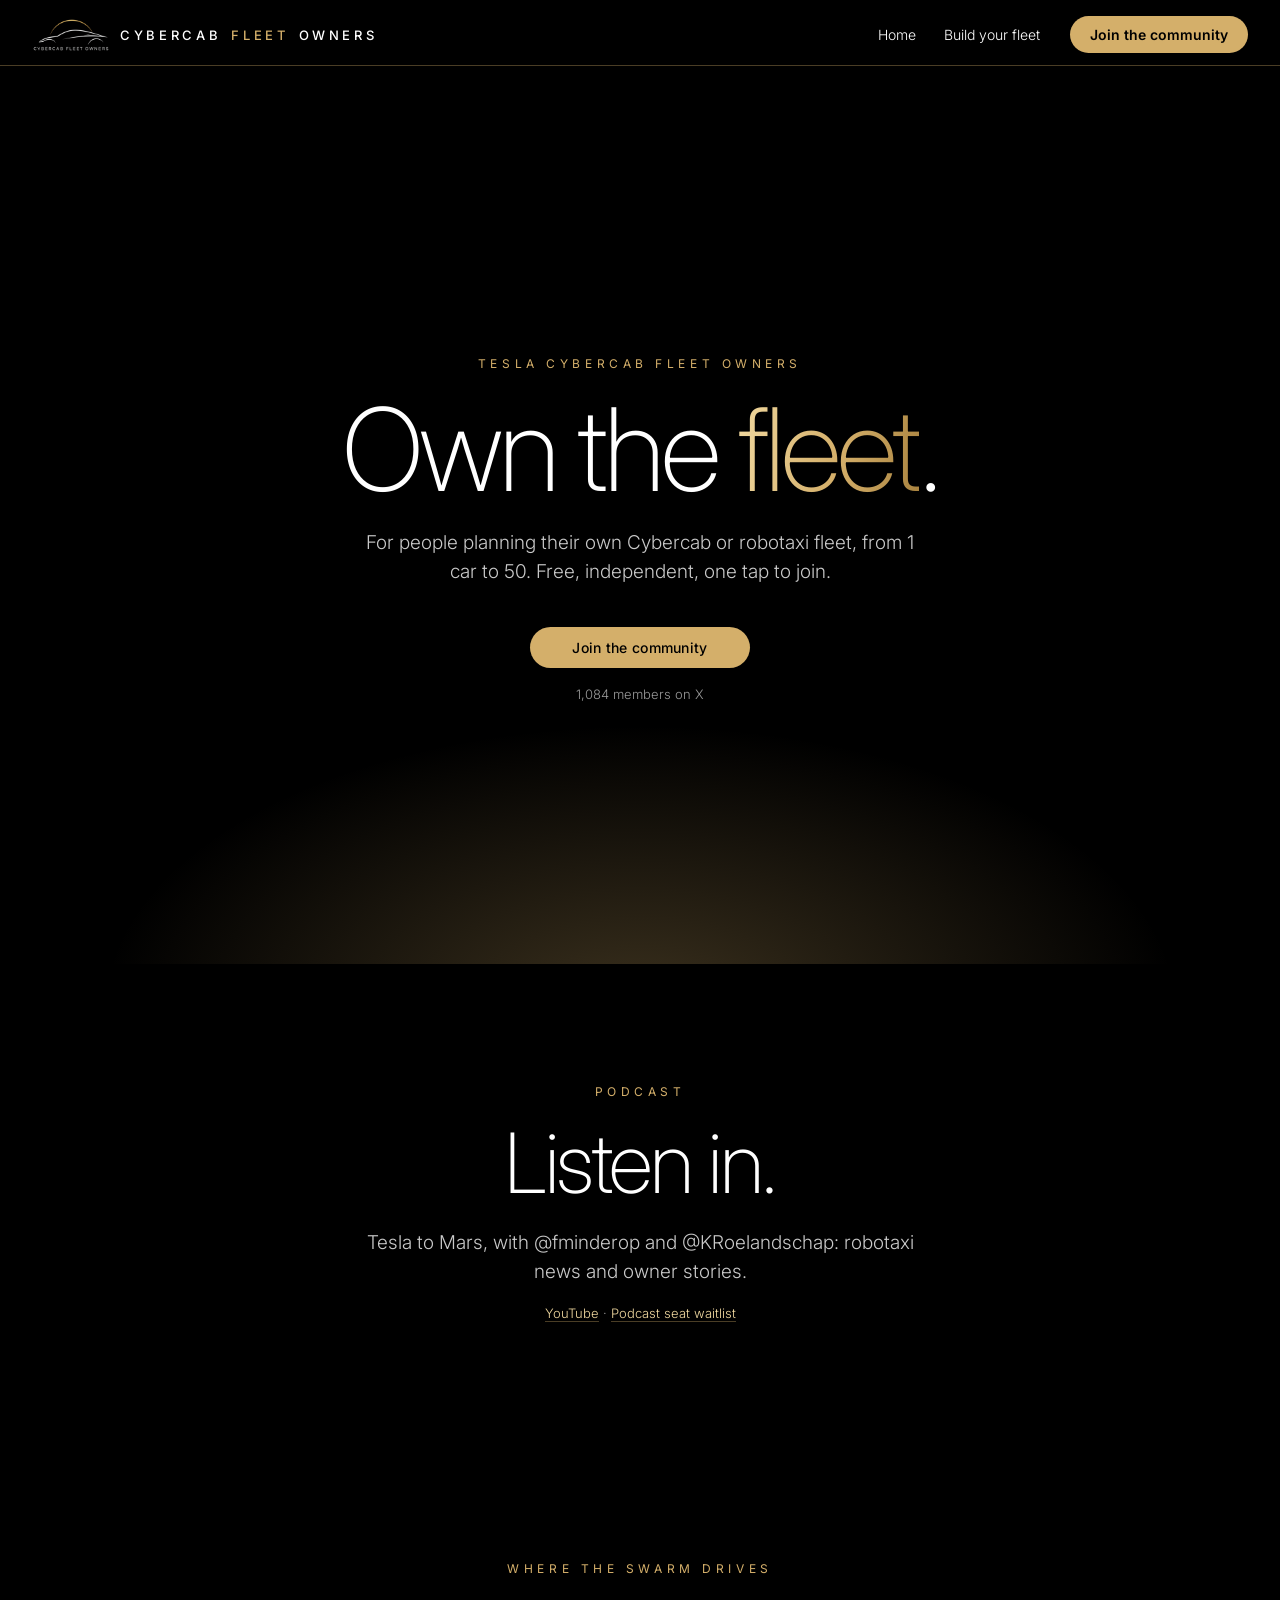
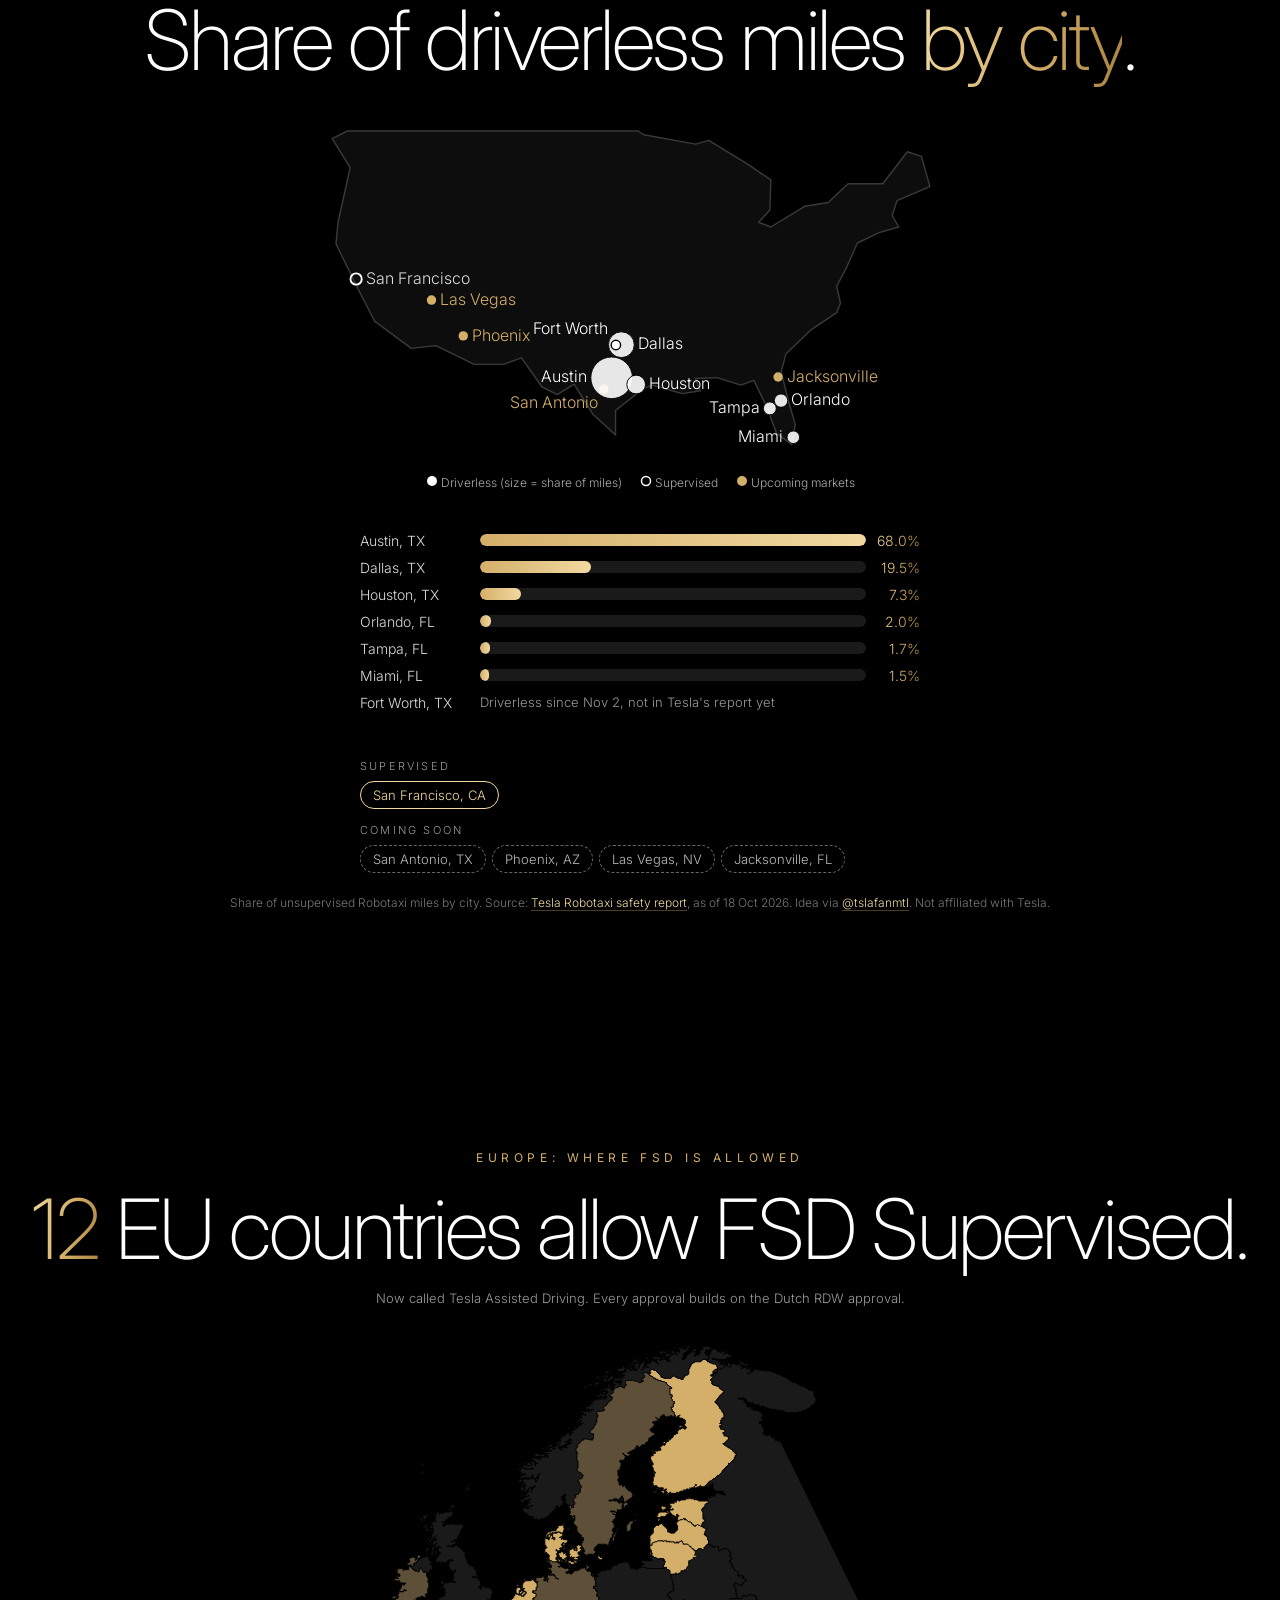
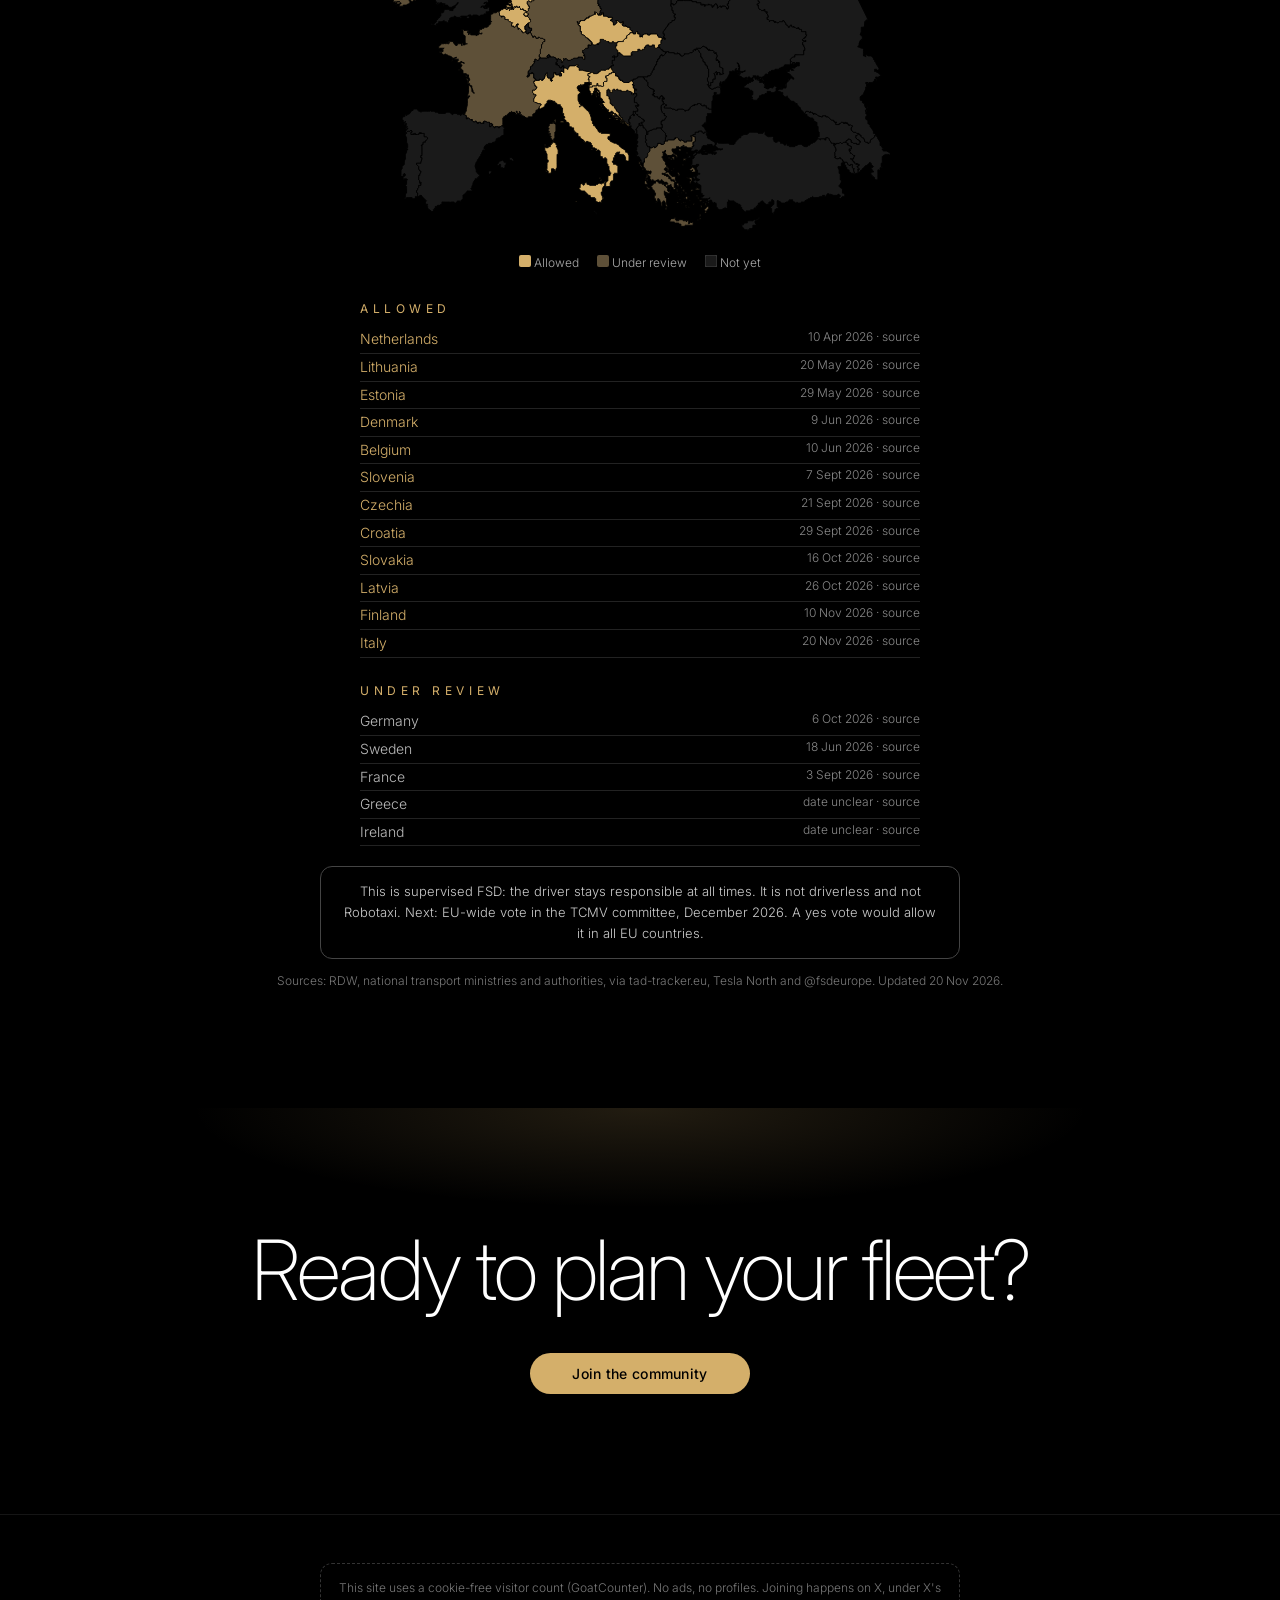
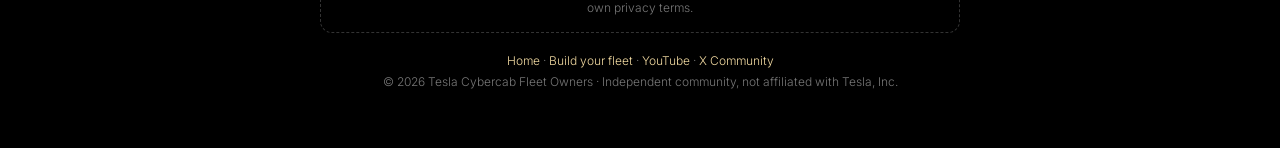
<file: index.html>
<!doctype html>
<html lang="en">
<head>
<meta charset="utf-8">
<meta name="viewport" content="width=device-width,initial-scale=1">
<title>Cybercab Fleet Owners · Own the fleet</title>
<meta name="description" content="Independent X community for people planning their own Cybercab or robotaxi fleet. 1,084 members comparing cities, costs and timelines. One tap to join.">
<link rel="canonical" href="https://cybercabfleetowners.com/">
<meta name="theme-color" content="#000000">
<meta property="og:type" content="website">
<meta property="og:url" content="https://cybercabfleetowners.com/">
<meta property="og:site_name" content="Cybercab Fleet Owners">
<meta property="og:title" content="Cybercab Fleet Owners · Own the fleet">
<meta property="og:description" content="Independent X community for people planning their own Cybercab or robotaxi fleet. 1,084 members comparing cities, costs and timelines. One tap to join.">
<meta property="og:image" content="https://cybercabfleetowners.com/og.png">
<meta name="twitter:card" content="summary_large_image">
<meta name="twitter:site" content="@fminderop">
<meta name="twitter:title" content="Cybercab Fleet Owners · Own the fleet">
<meta name="twitter:description" content="Independent X community for people planning their own Cybercab or robotaxi fleet. 1,084 members comparing cities, costs and timelines. One tap to join.">
<meta name="twitter:image" content="https://cybercabfleetowners.com/og.png">
<link rel="preconnect" href="https://fonts.googleapis.com">
<link rel="preconnect" href="https://fonts.gstatic.com" crossorigin>
<link href="https://fonts.googleapis.com/css2?family=Inter:wght@200;300;400;500&display=swap" rel="stylesheet">
<link rel="icon" type="image/png" sizes="32x32" href="/img/favicon-32.png">
<link rel="apple-touch-icon" sizes="180x180" href="/img/apple-touch-icon-180.png">
<link rel="stylesheet" href="/cfo.css">
<link rel="stylesheet" href="/nav.css">
<script src="/ref.js"></script>
<script data-goatcounter="https://cybercabfleetowners.goatcounter.com/count" async src="//gc.zgo.at/count.js"></script>
<script type="application/ld+json">{"@context":"https://schema.org","@type":"Organization","name":"Tesla Cybercab Fleet Owners","url":"https://cybercabfleetowners.com/","sameAs":["https://x.com/i/communities/1912893645050511710","https://www.youtube.com/@CybercabFleetOwners"]}</script>
</head>
<body class="cfn-pad">
<nav id="cfn" class="cfn" aria-label="Main"><a class="brand" href="/"><img src="/img/logo-mark-wide.png" alt="Cybercab Fleet Owners logo">Cybercab <b>Fleet</b> Owners</a><button class="burger" type="button" aria-expanded="false" aria-controls="cfmenu" aria-label="Menu"><span></span><span></span><span></span></button><div class="links" id="cfmenu"><ul class="mnu"><li class="top"><a href="/">Home</a></li><li class="top"><a href="/fleet.html">Build your fleet</a></li></ul><a data-goatcounter-click="join-community" class="cta" href="https://x.com/i/communities/1912893645050511710" target="_blank" rel="noopener">Join the community</a></div></nav>


<section class="snap hero" id="top">
  <div class="content">
    <div class="kicker fade">Tesla Cybercab Fleet Owners</div>
    <h1 class="fade">Own the <span class="gold">fleet</span>.</h1>
    <p class="sub fade" style="margin-left:auto;margin-right:auto">For people planning their own Cybercab or robotaxi fleet, from 1 car to 50. Free, independent, one tap to join.</p>
    <div class="btns fade">
      <a data-goatcounter-click="join-community" class="pill g" href="https://x.com/i/communities/1912893645050511710" target="_blank" rel="noopener">Join the community</a>
    </div>
    <p class="small fade">1,084 members on X</p>
  </div>
</section>

<section class="snap auto" id="watch">
  <div class="kicker fade">Podcast</div>
  <h2 class="fade">Listen in.</h2>
  <p class="sub fade" style="margin-left:auto;margin-right:auto">Tesla to Mars, with @fminderop and @KRoelandschap: robotaxi news and owner stories.</p>
  <p class="small fade"><a href="https://www.youtube.com/@teslatomars" target="_blank" rel="noopener">YouTube</a>
    · <a href="https://3fisac-jy.myshopify.com/products/podcast-seat-waitlist?utm_source=cybercabfleetowners&amp;utm_medium=website&amp;utm_campaign=waitlists" target="_blank" rel="noopener">Podcast seat waitlist</a></p>
</section>


<section class="snap auto" id="cities">
  <div class="kicker fade">Where the swarm drives</div>
  <h2 class="fade">Share of driverless miles <span class="gold">by city</span>.</h2>
  <div class="fade" style="max-width:640px;width:100%;margin:32px auto 0">
    <svg id="cs-map" viewBox="-10 -10 680 370" width="100%" role="img" aria-label="Map of Robotaxi cities in the US"><polygon points="3,15 22,46 9,105 7,127 29,172 48,209 87,238 113,235 154,255 185,255 204,248 226,279 242,287 260,276 280,308 304,330 304,304 333,281 343,277 375,286 394,283 389,270 412,269 437,277 451,272 465,301 475,328 491,340 495,319 488,295 480,263 485,244 512,218 539,200 543,190 539,172 549,153 561,126 584,115 605,109 598,97 603,81 638,66 629,34 614,29 588,63 551,63 530,83 505,87 469,109 456,104 468,91 469,59 444,42 403,17 389,21 334,11 328,7 19,7" fill="#0d0d0d" stroke="#3a3a3a" stroke-width="1.5" stroke-linejoin="round"/><g id="cs-pins"></g></svg>
    <div style="display:flex;gap:18px;justify-content:center;flex-wrap:wrap;font-size:12px;color:#aaa;margin-top:8px"><span><svg width="12" height="12"><circle cx="6" cy="6" r="5" fill="#fff"/></svg> Driverless (size = share of miles)</span><span><svg width="12" height="12"><circle cx="6" cy="6" r="4.5" fill="none" stroke="#fff" stroke-width="1.5"/></svg> Supervised</span><span><svg width="12" height="12"><circle cx="6" cy="6" r="5" fill="#d4af6a"/></svg> Upcoming markets</span></div>
  </div>
  <div class="fade" id="cs-bars" style="max-width:560px;width:100%;margin:32px auto 0;text-align:left"></div>
  <div class="fade" id="cs-tags" style="max-width:560px;width:100%;margin:28px auto 0;text-align:left"></div>
  <p class="src fade" id="cs-src" style="margin-top:18px"></p>
</section>
<section class="snap auto" id="eu-fsd">
  <div class="kicker fade">Europe: where FSD is allowed</div>
  <h2 class="fade"><span class="gold" id="eu-n">12</span> EU countries allow FSD Supervised.</h2>
  <p class="small fade">Now called Tesla Assisted Driving. Every approval builds on the Dutch RDW approval.</p>
  <div class="fade" style="max-width:520px;width:100%;margin:28px auto 0"><div id="eu-map-host"></div>
    <div style="display:flex;gap:18px;justify-content:center;flex-wrap:wrap;font-size:12px;color:#aaa;margin-top:8px"><span><svg width="12" height="12"><rect width="12" height="12" rx="2" fill="#d4af6a"/></svg> Allowed</span><span><svg width="12" height="12"><rect width="12" height="12" rx="2" fill="#5e5038"/></svg> Under review</span><span><svg width="12" height="12"><rect width="12" height="12" rx="2" fill="#1a1a1a" stroke="#444"/></svg> Not yet</span></div>
  </div>
  <div class="fade" id="eu-list" style="max-width:560px;width:100%;margin:28px auto 0;text-align:left;font-size:14px;line-height:1.9"></div>
  <p class="fade" style="max-width:640px;margin:20px auto 0;padding:14px 18px;border:1px solid #444;border-radius:12px;font-size:13px;line-height:1.6;color:#ccc">This is supervised FSD: the driver stays responsible at all times. It is not driverless and not Robotaxi. <span id="eu-next"></span></p>
  <p class="src fade" id="eu-src" style="margin-top:14px"></p>
</section>

<section class="snap auto join" id="join">
  <h2 class="fade">Ready to plan your fleet?</h2>
  <div class="btns fade">
    <a data-goatcounter-click="join-community" class="pill g" href="https://x.com/i/communities/1912893645050511710" target="_blank" rel="noopener">Join the community</a>
  </div>
</section>

<footer>
  <div class="pv">This site uses a cookie-free visitor count (GoatCounter). No ads, no profiles. Joining happens on X, under X's own privacy terms.</div>
  <a href="/" style="color:var(--gold2)">Home</a> ·
  <a href="/fleet.html" style="color:var(--gold2)">Build your fleet</a> ·
  <a href="https://www.youtube.com/@CybercabFleetOwners" target="_blank" rel="noopener" style="color:var(--gold2)">YouTube</a> ·
  <a data-goatcounter-click="join-community" href="https://x.com/i/communities/1912893645050511710" target="_blank" rel="noopener" style="color:var(--gold2)">X Community</a><br>
  © 2026 Tesla Cybercab Fleet Owners · Independent community, not affiliated with Tesla, Inc.
</footer>
<script src="/cfo-boot.js"></script>
<script src="/nav.js"></script>
<script src="/stats-ui.js"></script>
</body></html>
</file>
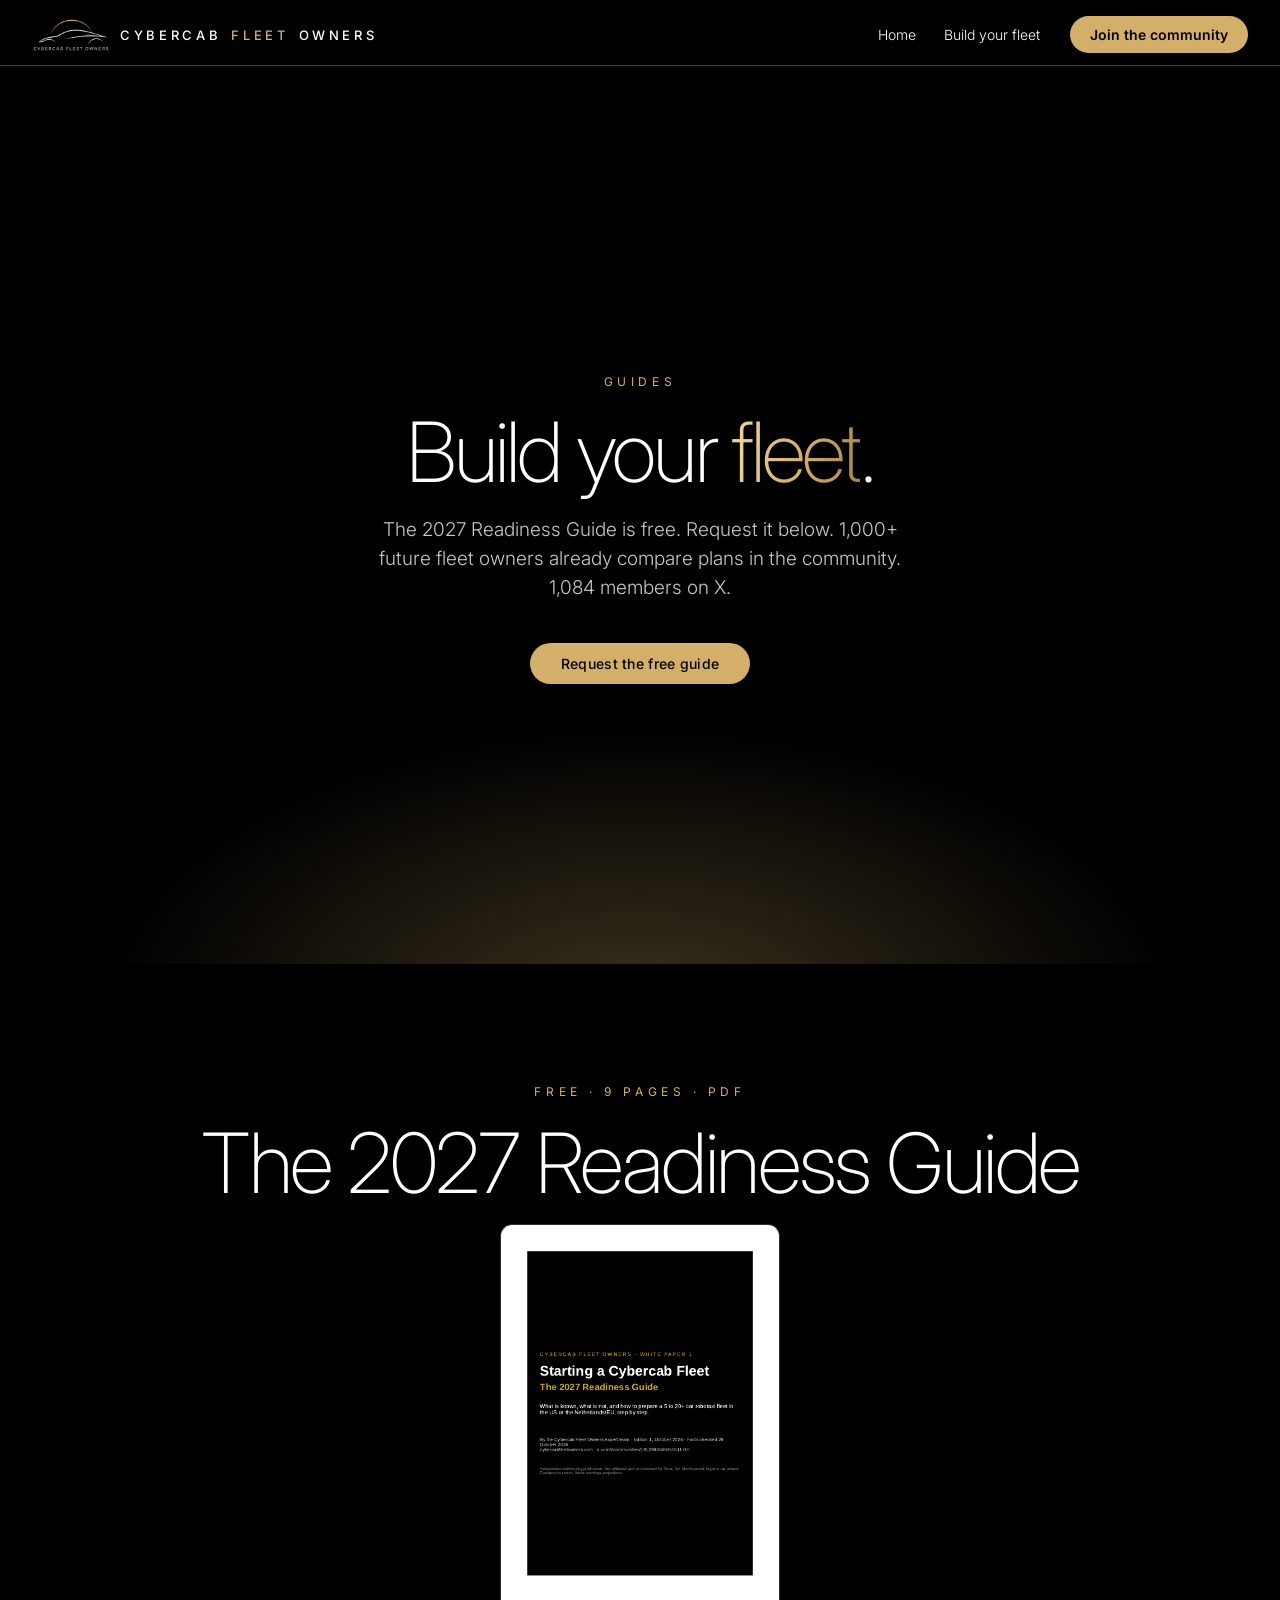
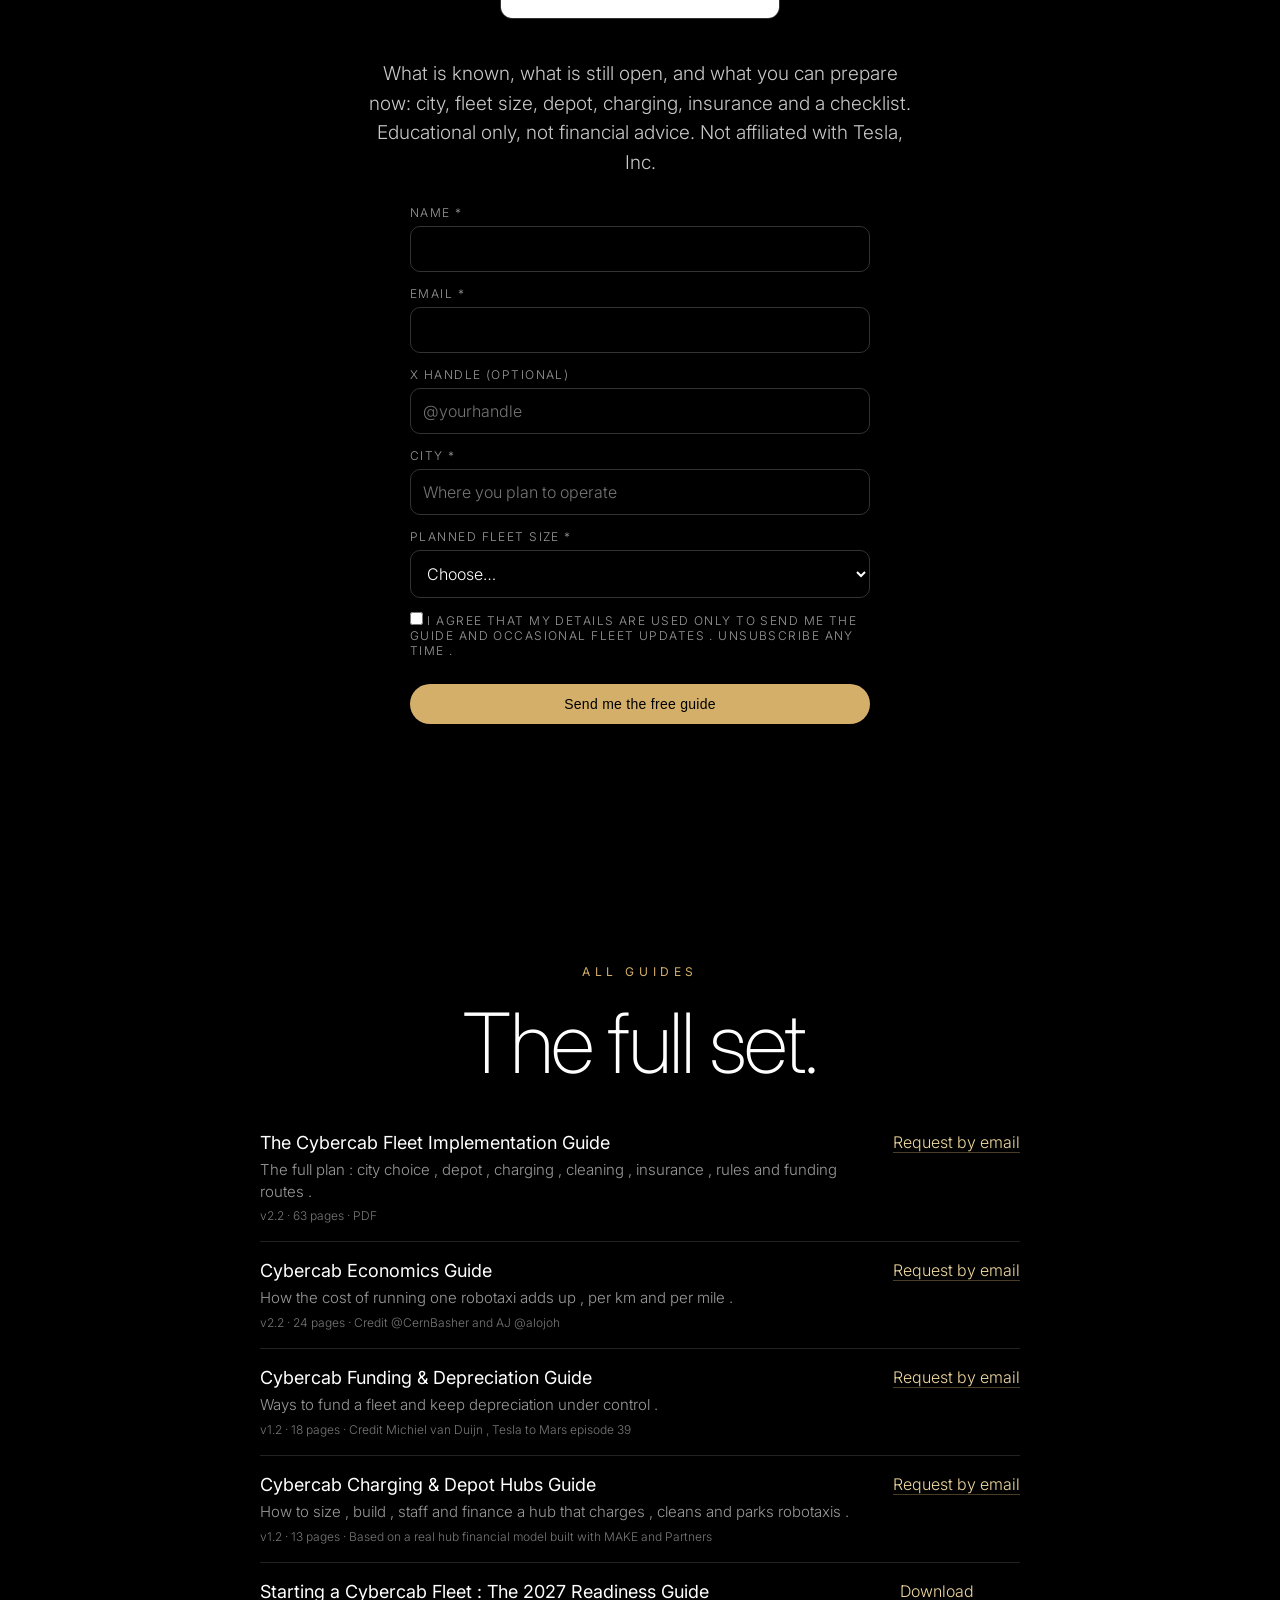
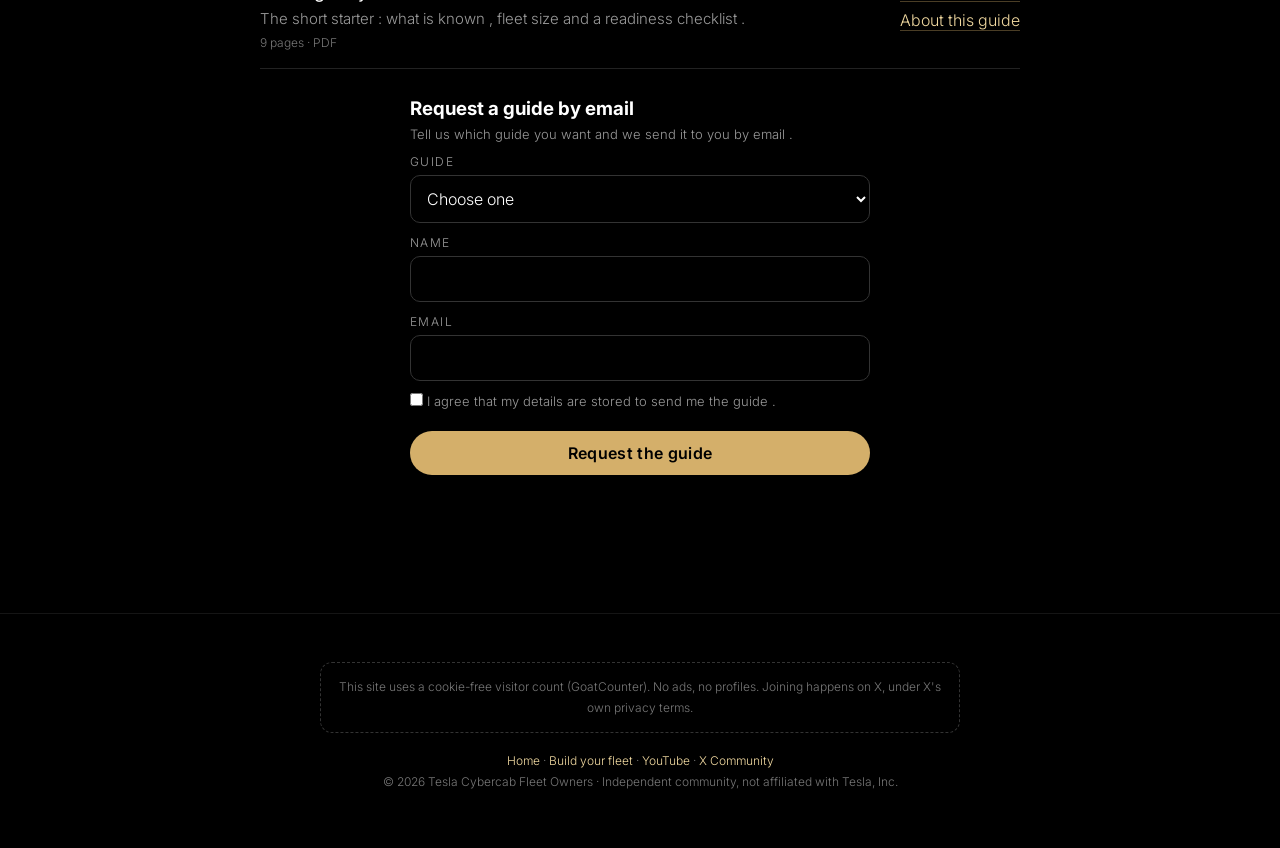
<file: fleet.html>
<!doctype html>
<html lang="en">
<head>
<meta charset="utf-8">
<meta name="viewport" content="width=device-width,initial-scale=1">
<title>Build your fleet · Cybercab Fleet Owners</title>
<meta name="description" content="Free 2027 Readiness Guide and full fleet guides. From the independent Cybercab Fleet Owners community.">
<link rel="canonical" href="https://cybercabfleetowners.com/fleet.html">
<meta name="theme-color" content="#000000">
<meta property="og:type" content="website">
<meta property="og:url" content="https://cybercabfleetowners.com/fleet.html">
<meta property="og:site_name" content="Cybercab Fleet Owners">
<meta property="og:title" content="Build your fleet · Cybercab Fleet Owners">
<meta property="og:description" content="Free 2027 Readiness Guide and full fleet guides. From the independent Cybercab Fleet Owners community.">
<meta property="og:image" content="https://cybercabfleetowners.com/og.png">
<meta name="twitter:card" content="summary_large_image">
<meta name="twitter:site" content="@fminderop">
<meta name="twitter:title" content="Build your fleet · Cybercab Fleet Owners">
<meta name="twitter:description" content="Free 2027 Readiness Guide and full fleet guides. From the independent Cybercab Fleet Owners community.">
<meta name="twitter:image" content="https://cybercabfleetowners.com/og.png">
<link rel="preconnect" href="https://fonts.googleapis.com">
<link rel="preconnect" href="https://fonts.gstatic.com" crossorigin>
<link href="https://fonts.googleapis.com/css2?family=Inter:wght@200;300;400;500&display=swap" rel="stylesheet">
<link rel="icon" type="image/png" sizes="32x32" href="/img/favicon-32.png">
<link rel="apple-touch-icon" sizes="180x180" href="/img/apple-touch-icon-180.png">
<link rel="stylesheet" href="/cfo.css">
<link rel="stylesheet" href="/nav.css">
<script src="/ref.js"></script>
<script data-goatcounter="https://cybercabfleetowners.goatcounter.com/count" async src="//gc.zgo.at/count.js"></script>
</head>
<body class="cfn-pad">
<nav id="cfn" class="cfn" aria-label="Main"><a class="brand" href="/"><img src="/img/logo-mark-wide.png" alt="Cybercab Fleet Owners logo">Cybercab <b>Fleet</b> Owners</a><button class="burger" type="button" aria-expanded="false" aria-controls="cfmenu" aria-label="Menu"><span></span><span></span><span></span></button><div class="links" id="cfmenu"><ul class="mnu"><li class="top"><a href="/">Home</a></li><li class="top"><a href="/fleet.html">Build your fleet</a></li></ul><a data-goatcounter-click="join-community" class="cta" href="https://x.com/i/communities/1912893645050511710" target="_blank" rel="noopener">Join the community</a></div></nav>


<section class="snap hero" id="guides">
  <div class="kicker fade">Guides</div>
  <h1 class="fade" style="font-size:clamp(38px,6.5vw,84px)">Build your <span class="gold">fleet</span>.</h1>
  <p class="sub fade" style="margin-left:auto;margin-right:auto">The 2027 Readiness Guide is free. Request it below. 1,000+ future fleet owners already compare plans in the community. 1,084 members on X.</p>
  <div class="btns fade">
    <a class="pill g" href="#readiness">Request the free guide</a>
  </div>
</section>
<section class="snap auto" id="readiness">
  <div class="kicker fade">Free · 9 pages · PDF</div>
  <h2 class="fade">The 2027 Readiness Guide</h2>
  <img class="cover fade" src="img/guide-cover.png" alt="Cover of Starting a Cybercab Fleet : The 2027 Readiness Guide">
  <p class="sub fade" style="margin-left:auto;margin-right:auto">What is known, what is still open, and what you can prepare now: city, fleet size, depot, charging, insurance and a checklist. Educational only, not financial advice. Not affiliated with Tesla, Inc.</p>
  <div id="formbox">
    <form class="form" id="gform" novalidate>
<input type="hidden" name="_subject" value="Guide signup: whitepaper-1"><input type="hidden" name="topic" value="whitepaper-1"><input type="hidden" name="_template" value="table"><input type="hidden" name="_captcha" value="false"><input type="hidden" name="ref" id="refin"><input type="text" name="_honey" style="display:none" tabindex="-1" autocomplete="off">
<label>Name *</label><input name="name" required autocomplete="name">
<label>Email *</label><input name="email" type="email" required autocomplete="email">
<label>X handle (optional)</label><input name="x_handle" placeholder="@yourhandle">
<label>City *</label><input name="city" required placeholder="Where you plan to operate">
<label>Planned fleet size *</label><select name="fleet_size" required><option value="">Choose…</option><option>1 car</option><option>2 to 5</option><option>6 to 10</option><option>11 to 25</option><option>26 to 100</option><option>100+</option><option>Not sure yet</option></select>
<label class="chk"><input type="checkbox" name="consent" value="yes" required> I agree that my details are used only to send me the guide and occasional fleet updates . Unsubscribe any time .</label>
<button class="pill g" type="submit">Send me the free guide</button><div id="st"></div>
</form>
  </div>
  <div id="thanks" style="display:none;text-align:left;max-width:460px;margin:28px auto 0">
  <div class="kicker">Thank you</div>
  <h3 style="font-weight:300;font-size:28px;margin:8px 0 16px">Your guide is ready</h3>
  <a class="pill g" href="files/cybercab-2027-readiness-guide.pdf" download>Download the PDF</a>
  <p class="small" style="margin-top:18px">Next steps:</p>
  <ul class="small" style="margin:8px 0 0 18px;text-align:left;line-height:1.8">
    <li><a data-goatcounter-click="join-community" href="https://x.com/i/communities/1912893645050511710" target="_blank" rel="noopener">Join the X community</a></li>
  </ul>
</div>
</section><section class="snap auto" id="all-guides">
  <div class="kicker fade">All guides</div>
  <h2 class="fade">The full set.</h2>
  <div class="guides fade" style="max-width:760px;width:100%;margin:28px auto 0">
    <ol>
   <li><div><h3>The Cybercab Fleet Implementation Guide</h3><p>The full plan : city choice , depot , charging , cleaning , insurance , rules and funding routes .</p><div class="meta">v2.2 · 63 pages · PDF</div></div><div class="dl"><a href="#guide-request" class="greq" data-guide="Implementation Guide">Request by email</a></div></li>
   <li><div><h3>Cybercab Economics Guide</h3><p>How the cost of running one robotaxi adds up , per km and per mile .</p><div class="meta">v2.2 · 24 pages · Credit @CernBasher and AJ @alojoh</div></div><div class="dl"><a href="#guide-request" class="greq" data-guide="Economics Guide">Request by email</a></div></li>
   <li><div><h3>Cybercab Funding &amp; Depreciation Guide</h3><p>Ways to fund a fleet and keep depreciation under control .</p><div class="meta">v1.2 · 18 pages · Credit Michiel van Duijn , Tesla to Mars episode 39</div></div><div class="dl"><a href="#guide-request" class="greq" data-guide="Funding & Depreciation Guide">Request by email</a></div></li>
   <li><div><h3>Cybercab Charging &amp; Depot Hubs Guide</h3><p>How to size , build , staff and finance a hub that charges , cleans and parks robotaxis .</p><div class="meta">v1.2 · 13 pages · Based on a real hub financial model built with MAKE and Partners</div></div><div class="dl"><a href="#guide-request" class="greq" data-guide="Charging & Depot Hubs Guide">Request by email</a></div></li>
   <li><div><h3>Starting a Cybercab Fleet : The 2027 Readiness Guide</h3><p>The short starter : what is known , fleet size and a readiness checklist .</p><div class="meta">9 pages · PDF</div></div><div class="dl"><a href="files/cybercab-2027-readiness-guide.pdf" download>Download</a><a class="s" href="#readiness">About this guide</a></div></li>
  </ol>
  </div>
  <form class="form" id="guide-request" novalidate style="max-width:460px;margin-top:28px">
   <h3 style="color:#fff;margin:0 0 6px">Request a guide by email</h3>
   <p class="small" style="color:#9a9a9a;margin:0 0 10px">Tell us which guide you want and we send it to you by email .</p>
   <style>#guide-request label{display:block;font-size:12px;letter-spacing:.12em;text-transform:uppercase;color:#9a9a9a;margin:12px 0 6px}#guide-request input:not([type=checkbox]),#guide-request select{width:100%;box-sizing:border-box;background:#000;border:1px solid #333;border-radius:10px;color:#fff;font:inherit;font-size:16px;padding:12px}#guide-request .ck{text-transform:none;letter-spacing:0;font-size:13px}#guide-request .hp{display:none}#guide-request button{margin-top:16px;background:#d4af6a;color:#000;border:0;border-radius:999px;padding:12px 22px;font:inherit;font-weight:600;cursor:pointer}</style>
   <label for="gr-guide">Guide</label><select id="gr-guide" name="guide" required><option value="">Choose one</option><option>Implementation Guide</option><option>Economics Guide</option><option>Funding &amp; Depreciation Guide</option><option>Charging &amp; Depot Hubs Guide</option><option>All guides</option></select>
   <label for="gr-name">Name</label><input id="gr-name" name="name" required autocomplete="name">
   <label for="gr-email">Email</label><input id="gr-email" name="email" type="email" required autocomplete="email">
   <label class="ck"><input type="checkbox" name="consent" value="yes" required> I agree that my details are stored to send me the guide .</label>
   <input class="hp" type="text" name="_honey" tabindex="-1" autocomplete="off" aria-hidden="true">
   <button class="pill g"  type="submit">Request the guide</button>
   <p class="small" id="gr-status" role="status" style="color:#d4af6a"></p>
  </form>
  </section>
<footer>
  <div class="pv">This site uses a cookie-free visitor count (GoatCounter). No ads, no profiles. Joining happens on X, under X's own privacy terms.</div>
  <a href="/" style="color:var(--gold2)">Home</a> ·
  <a href="/fleet.html" style="color:var(--gold2)">Build your fleet</a> ·
  <a href="https://www.youtube.com/@CybercabFleetOwners" target="_blank" rel="noopener" style="color:var(--gold2)">YouTube</a> ·
  <a data-goatcounter-click="join-community" href="https://x.com/i/communities/1912893645050511710" target="_blank" rel="noopener" style="color:var(--gold2)">X Community</a><br>
  © 2026 Tesla Cybercab Fleet Owners · Independent community, not affiliated with Tesla, Inc.
</footer>
<script src="/cfo-boot.js"></script>
<script src="/nav.js"></script>

<script>(()=>{const SHEET='https://script.google.com/macros/s/AKfycbxhYfw0kB2aZunwYvkgv-Xv-JltvO_qcbn6mvn_WROXXqHjoGz5TAffLegkTMnz2sUAAw/exec';/* Apps Script web app /exec URL for sheet 'Guide signups' */const TO='florianminderop@mail.grokbot.com',FS_TO='florianminderop+leads@mail.grokbot.com',f=document.getElementById('gform'),st=document.getElementById('st');
let r='';try{r=new URLSearchParams(location.search).get('ref')||localStorage.getItem('cfo_ref')||''}catch(_){}document.getElementById('refin').value=r;
const done=()=>{document.getElementById('formbox').style.display='none';document.getElementById('thanks').style.display='block'};
function mailto(d){const b=Object.keys(d).filter(k=>k[0]!=='_'&&d[k]!=='').map(k=>k+': '+d[k]).join('\n');return 'mailto:'+TO+'?subject='+encodeURIComponent(d._subject)+'&body='+encodeURIComponent(b)}
function postSheet(d){return fetch(SHEET,{method:'POST',mode:'no-cors',body:new URLSearchParams(d)})}
function postFs(d){const c=new AbortController();const t=setTimeout(()=>c.abort(),10000);const body=Object.assign({},d,{_subject:'Lead: guide',_template:'table',_captcha:'false'});
return fetch('https://formsubmit.co/ajax/'+encodeURIComponent(FS_TO),{method:'POST',signal:c.signal,keepalive:true,headers:{'Content-Type':'application/json',Accept:'application/json'},body:JSON.stringify(body)}).then(async x=>{clearTimeout(t);const j=await x.json().catch(()=>({}));if(x.ok&&String(j.success)==='true')return true;throw 0},e=>{clearTimeout(t);throw e})}
f.addEventListener('submit',async e=>{e.preventDefault();const d=Object.fromEntries(new FormData(f));if(d._honey)return;
if(!d.name||!/\S+@\S+\.\S+/.test(d.email)||!d.city||!d.fleet_size||!f.consent.checked){st.style.color='#e88';st.textContent='Please fill in all required fields and tick consent .';return}
st.style.color='#999';st.textContent='Sending…';d.page=location.pathname;
const sheetOk=postSheet(d).then(()=>true,()=>false);const fsOk=postFs(d).then(()=>true,()=>false);
if(await sheetOk){done();return}if(await fsOk){done();return}
done();const p=document.createElement('p');p.className='small';p.innerHTML='Our form service is not responding , so your signup was not registered yet . <a id="ml">Send it by email</a> (prefilled) so we can keep you posted .';document.getElementById('thanks').appendChild(p);document.getElementById('ml').href=mailto(d)})})()</script>
<script>(()=>{const f=document.getElementById('guide-request'),st=document.getElementById('gr-status');
document.querySelectorAll('.greq').forEach(a=>a.addEventListener('click',()=>{document.getElementById('gr-guide').value=a.dataset.guide}));
f.addEventListener('submit',async e=>{e.preventDefault();if(!f.checkValidity()){f.reportValidity();return}const d=Object.fromEntries(new FormData(f));if(d._honey)return;
d.topic='guide-request';d._subject='guide-request : '+d.guide;const b=f.querySelector('button');b.disabled=true;b.textContent='Sending ...';
try{const r=await fetch('https://formsubmit.co/ajax/florianminderop@mail.grokbot.com',{method:'POST',headers:{'Content-Type':'application/json',Accept:'application/json'},body:JSON.stringify(d)});if(r.ok){f.reset();st.textContent='Thanks ! We will send the guide to your email soon .';b.textContent='Sent';return}}catch(_){}
b.disabled=false;b.textContent='Request the guide'})})();</script>
</body></html>
</file>
<file: cfo.css>
:root{--gold:#d4af6a;--gold2:#f1d9a0;--w:#fff;--m:#9a9a9a;--line:rgba(212,175,106,.35)}
*{box-sizing:border-box;margin:0;padding:0}
html{scroll-behavior:smooth;scroll-snap-type:y proximity}
body{background:#000;color:var(--w);font-family:Inter,system-ui,sans-serif;font-weight:300;-webkit-font-smoothing:antialiased}
a{color:inherit;text-decoration:none}
section[id]{scroll-margin-top:60px}
.brand{font-weight:500;font-size:13px;letter-spacing:.32em;text-transform:uppercase}
.brand b{color:var(--gold);font-weight:500}
.snap{min-height:100vh;min-height:100svh;display:flex;flex-direction:column;justify-content:center;align-items:center;text-align:center;padding:110px 24px 80px;position:relative;overflow:hidden;scroll-snap-align:start}
.kicker{font-size:12px;letter-spacing:.38em;text-transform:uppercase;color:var(--gold);font-weight:400;margin-bottom:22px}
h1{font-size:clamp(46px,9vw,124px);font-weight:200;letter-spacing:-.035em;line-height:.98}
h2{font-size:clamp(38px,6.5vw,84px);font-weight:200;letter-spacing:-.03em;line-height:1.02}
.gold{background:linear-gradient(100deg,var(--gold2),var(--gold) 55%,#a8823e);-webkit-background-clip:text;background-clip:text;color:transparent}
.sub{margin-top:22px;font-size:clamp(16px,1.6vw,19px);color:#c9c9c9;max-width:560px;line-height:1.55}
.btns{display:flex;gap:14px;margin-top:40px;flex-wrap:wrap;justify-content:center}
.pill{display:inline-block;min-width:220px;padding:12px 28px;border-radius:999px;font-size:14px;font-weight:500;letter-spacing:.02em;transition:.25s}
.pill.g{background:var(--gold);color:#000}.pill.g:hover{background:var(--gold2);box-shadow:0 0 30px rgba(212,175,106,.35)}
.pill.o{border:1px solid rgba(255,255,255,.55)}.pill.o:hover{border-color:var(--gold);color:var(--gold2)}
/* hero art: abstract gold glow + light streaks */
.hero{background:radial-gradient(ellipse 60% 45% at 50% 105%,rgba(212,175,106,.28),transparent 70%),#000}
.hero svg{position:absolute;left:0;right:0;bottom:6%;width:100%;height:42%;opacity:.9;pointer-events:none}
.hero .content{position:relative;z-index:1}
.stats{display:flex;gap:64px;margin-top:64px;justify-content:center;flex-wrap:wrap}
.stat .n{font-size:clamp(28px,3.4vw,40px);font-weight:200}
.stat .l{font-size:11px;letter-spacing:.24em;text-transform:uppercase;color:var(--m);margin-top:4px}
.rule{width:64px;height:1px;background:var(--gold);margin:30px auto 0;opacity:.8}
.white{background:#f5f5f3;color:#111}.white .sub{color:#555}.white .kicker{color:#a8823e}
.three{display:grid;grid-template-columns:repeat(3,1fr);gap:0;margin-top:72px;max-width:1040px;width:100%}
.three div{padding:8px 32px;border-left:1px solid var(--line)}.three div:first-child{border-left:0}
.three .d{font-size:12px;letter-spacing:.3em;color:var(--gold);font-weight:500}
.white .three .d{color:#a8823e}
.three h3{font-size:24px;font-weight:300;margin:12px 0 8px}
.three p{font-size:15px;color:var(--m);line-height:1.5}
.white .three p{color:#666}
.join{background:radial-gradient(ellipse 50% 35% at 50% 0%,rgba(212,175,106,.16),transparent 70%),#000}
.small{margin-top:18px;font-size:13px;color:var(--m)}.small a{color:var(--gold2);border-bottom:1px solid var(--line)}
.people{margin-top:24px;font-size:16px;color:#c9c9c9}.people a{color:var(--gold2)}
footer{padding:48px 24px 56px;text-align:center;font-size:12px;color:#777;border-top:1px solid #151515;line-height:1.7}
footer .pv{max-width:640px;margin:0 auto 18px;padding:14px 18px;border:1px dashed #333;border-radius:12px}
footer .tag{color:var(--gold);letter-spacing:.2em;text-transform:uppercase;font-size:10px;display:block;margin-bottom:6px}
.fade{opacity:0;transform:translateY(24px);transition:opacity 1s ease,transform 1s ease}
.fade.in{opacity:1;transform:none}
@media(prefers-reduced-motion:reduce){.fade{opacity:1;transform:none;transition:none}html{scroll-behavior:auto}}
@media(max-width:760px){#megapod .topics{grid-template-columns:1fr!important}#join-the-swarm .topics{grid-template-columns:1fr!important}#masterplan .topics{grid-template-columns:1fr!important}#cyberfund .topics{grid-template-columns:1fr!important}.three{grid-template-columns:1fr;gap:36px;margin-top:48px}.three div{border-left:0;border-top:1px solid var(--line);padding:24px 8px 0}.stats{gap:36px}.pill{min-width:0;width:100%;max-width:320px}}
.topics{display:grid;grid-template-columns:repeat(3,1fr);gap:1px;background:var(--line);margin-top:56px;max-width:1040px;width:100%;text-align:left}
.topics div{background:#f5f5f3;padding:26px 24px}.topics h3{font-size:19px;font-weight:400;margin-bottom:6px}.topics p{font-size:14px;color:#666;line-height:1.5}
.faq{max-width:760px;width:100%;margin-top:48px;text-align:left}.faq details{border-top:1px solid #222;padding:18px 4px}.faq details:last-child{border-bottom:1px solid #222}
.faq summary{cursor:pointer;font-size:17px;font-weight:400;list-style:none}.faq summary::after{content:"+";float:right;color:var(--gold)}.faq details[open] summary::after{content:"–"}
.faq p{margin-top:10px;color:#aaa;font-size:15px;line-height:1.6}.src{font-size:12px;color:#777;margin-top:18px}
.auto{min-height:auto;padding-top:120px;padding-bottom:120px}
.eu .src a{color:var(--gold2);border-bottom:1px solid var(--line)}
@media(max-width:760px){#energy .topics{grid-template-columns:1fr!important}#semi .topics{grid-template-columns:1fr!important}.ivs{grid-template-columns:1fr!important}#fund .faq{grid-template-columns:1fr!important}.topics{grid-template-columns:1fr}}

.topics{display:grid;grid-template-columns:repeat(3,1fr);gap:16px;margin-top:48px;max-width:1040px;width:100%;text-align:left}
.topics div{background:#0b0b0b;border:1px solid #222;border-radius:16px;padding:22px 20px}
.topics h3{font-weight:300;font-size:20px;margin:0 0 8px}
.topics p{color:#9a9a9a;font-size:15px;line-height:1.5}
.faq{max-width:760px;width:100%;text-align:left;margin-top:40px}
.faq details{border-bottom:1px solid #222;padding:16px 0}
.faq summary{cursor:pointer;font-size:17px;font-weight:400;list-style:none}
.faq summary::-webkit-details-marker{display:none}
.faq summary::after{content:"+";float:right;color:var(--gold)}
.faq details[open] summary::after{content:"–"}
.faq p{margin-top:10px;color:#aaa;font-size:15px;line-height:1.6}
.src{font-size:12px;color:#777;margin-top:18px}
.src a{color:var(--gold2);border-bottom:1px solid var(--line)}
.auto{min-height:auto;padding-top:120px;padding-bottom:120px}
/* visible forms */
.form{max-width:460px;width:100%;text-align:left;margin:28px auto 0}
.form label{display:block;font-size:12px;letter-spacing:.12em;text-transform:uppercase;color:var(--m);margin:14px 0 6px}
.form input:not([type=checkbox]):not([type=radio]),.form select,.form textarea{width:100%;background:#000;border:1px solid #333;border-radius:10px;color:#fff;font:inherit;font-size:16px;padding:12px}
.form input:focus,.form select:focus,.form textarea:focus{outline:none;border-color:var(--gold)}
.form .ck{display:flex;gap:10px;align-items:flex-start;text-transform:none;letter-spacing:0;font-size:13px;color:#bbb;margin-top:14px}
.form .hp{position:absolute;left:-9999px}
.form button.pill{border:0;cursor:pointer;margin-top:20px;width:100%}
.form .msg{margin-top:14px;font-size:14px}
.guides li{display:flex;justify-content:space-between;gap:16px;align-items:flex-start;border-bottom:1px solid #222;padding:18px 0;text-align:left}
.guides h3{font-weight:400;font-size:18px;margin:0 0 6px}
.guides p{color:#9a9a9a;font-size:15px;line-height:1.45}
.guides .meta{font-size:12px;color:#777;margin-top:6px}
.guides .dl{display:flex;flex-direction:column;gap:8px;flex:0 0 auto}
.guides .dl a{color:var(--gold2);border-bottom:1px solid var(--line);white-space:nowrap}
.map-legend{display:flex;gap:18px;color:#bbb;font-size:14px;margin-top:12px;flex-wrap:wrap;justify-content:center}
.map-legend .dot{display:inline-block;width:12px;height:12px;border-radius:50%;margin-right:6px;vertical-align:-1px}
.tl{max-width:760px;width:100%;text-align:left;margin:36px auto 0;list-style:none}
.tl li{display:grid;grid-template-columns:120px 1fr;gap:16px;border-left:1px solid #333;padding:0 0 22px 18px;position:relative}
.tl li:before{content:"";position:absolute;left:-5px;top:6px;width:9px;height:9px;border-radius:50%;background:var(--gold)}
.tl .d{color:var(--gold);font-size:13px}
.tl .t{color:#ddd}
.tl .m{grid-column:2;font-size:12px;color:#777;margin-top:4px}
.tl a{color:var(--gold2)}
.cover{max-width:280px;width:100%;border-radius:12px;margin:18px 0;border:1px solid #333}
@media(max-width:760px){.topics,.tl li{grid-template-columns:1fr}.tl{padding-left:0}}
</file>
<file: nav.css>
:root{--cfg:#d4af6a;--cfg2:#e8c98a}
.cfn{position:fixed;inset:0 0 auto;z-index:50;display:flex;justify-content:space-between;align-items:center;gap:20px;padding:12px 32px;background:rgba(0,0,0,.94);backdrop-filter:blur(8px);border-bottom:1px solid rgba(212,175,106,.35);font-family:Inter,system-ui,sans-serif;font-weight:300}
.cfn a{color:#fff;text-decoration:none;margin:0}
.cfn .brand{display:flex;align-items:center;gap:10px;font-size:13px;font-weight:500;letter-spacing:.28em;text-transform:uppercase;color:#fff;white-space:nowrap}
.cfn .brand img{height:34px;width:auto}.cfn .brand b{color:var(--cfg);font-weight:500}
.cfn .links{display:flex;align-items:center;gap:18px;font-size:14px}
.cfn .mnu{display:flex;gap:4px;list-style:none;margin:0;padding:0}
.cfn .mnu>li{position:relative}
.cfn .mnu>li>a,.cfn .mnu>li>button{display:block;background:none;border:0;color:#fff;font:inherit;padding:8px 12px;cursor:pointer}
.cfn .dd>button::after{content:"";display:inline-block;margin-left:7px;width:5px;height:5px;border-right:1px solid var(--cfg);border-bottom:1px solid var(--cfg);transform:translateY(-3px) rotate(45deg)}
.cfn .mnu>li>a:hover,.cfn .mnu>li>button:hover,.cfn .dd.open>button{color:var(--cfg2)}
.cfn .mnu>li>a[aria-current="page"]{color:var(--cfg2)}
.cfn .dd ul{display:none;position:absolute;left:0;top:100%;min-width:240px;list-style:none;margin:0;padding:10px 0;background:#000;border:1px solid var(--cfg);border-radius:12px}
.cfn .dd.open ul{display:block}
@media(hover:hover) and (min-width:1001px){.cfn .dd:hover ul,.cfn .dd:focus-within ul{display:block}}
.cfn .dd ul a{display:block;padding:9px 18px;opacity:.85;font-size:14px}.cfn .dd ul a:hover{color:var(--cfg2);opacity:1}
.cfn .cta{background:var(--cfg);color:#000!important;border-radius:999px;padding:10px 20px;font-weight:600;white-space:nowrap}
.cfn .cta:hover{background:var(--cfg2)}
.cfn .burger{display:none;background:none;border:0;padding:8px;cursor:pointer}
.cfn .burger span{display:block;width:24px;height:2px;margin:5px 0;background:var(--cfg)}
.cfn a:focus-visible,.cfn button:focus-visible{outline:2px solid var(--cfg);outline-offset:2px}
body.cfn-pad{padding-top:64px}
@media(max-width:1000px){.cfn{padding:10px 18px}.cfn .burger{display:block}.cfn .brand{font-size:11px;letter-spacing:.2em}
.cfn .links{display:none;position:absolute;top:100%;left:0;right:0;flex-direction:column;align-items:stretch;gap:0;padding:8px 20px 20px;background:#000;border-bottom:1px solid var(--cfg);max-height:calc(100vh - 60px);overflow:auto}
.cfn.open .links{display:flex}.cfn .mnu{flex-direction:column}
.cfn .mnu>li>a,.cfn .mnu>li>button{width:100%;text-align:left;padding:14px 0;border-bottom:1px solid #222;font-size:16px}
.cfn .dd ul{position:static;border:0;padding:0 0 8px 14px;min-width:0}
.cfn .cta{order:-1;margin:8px 0 12px;text-align:center}}
</file>
